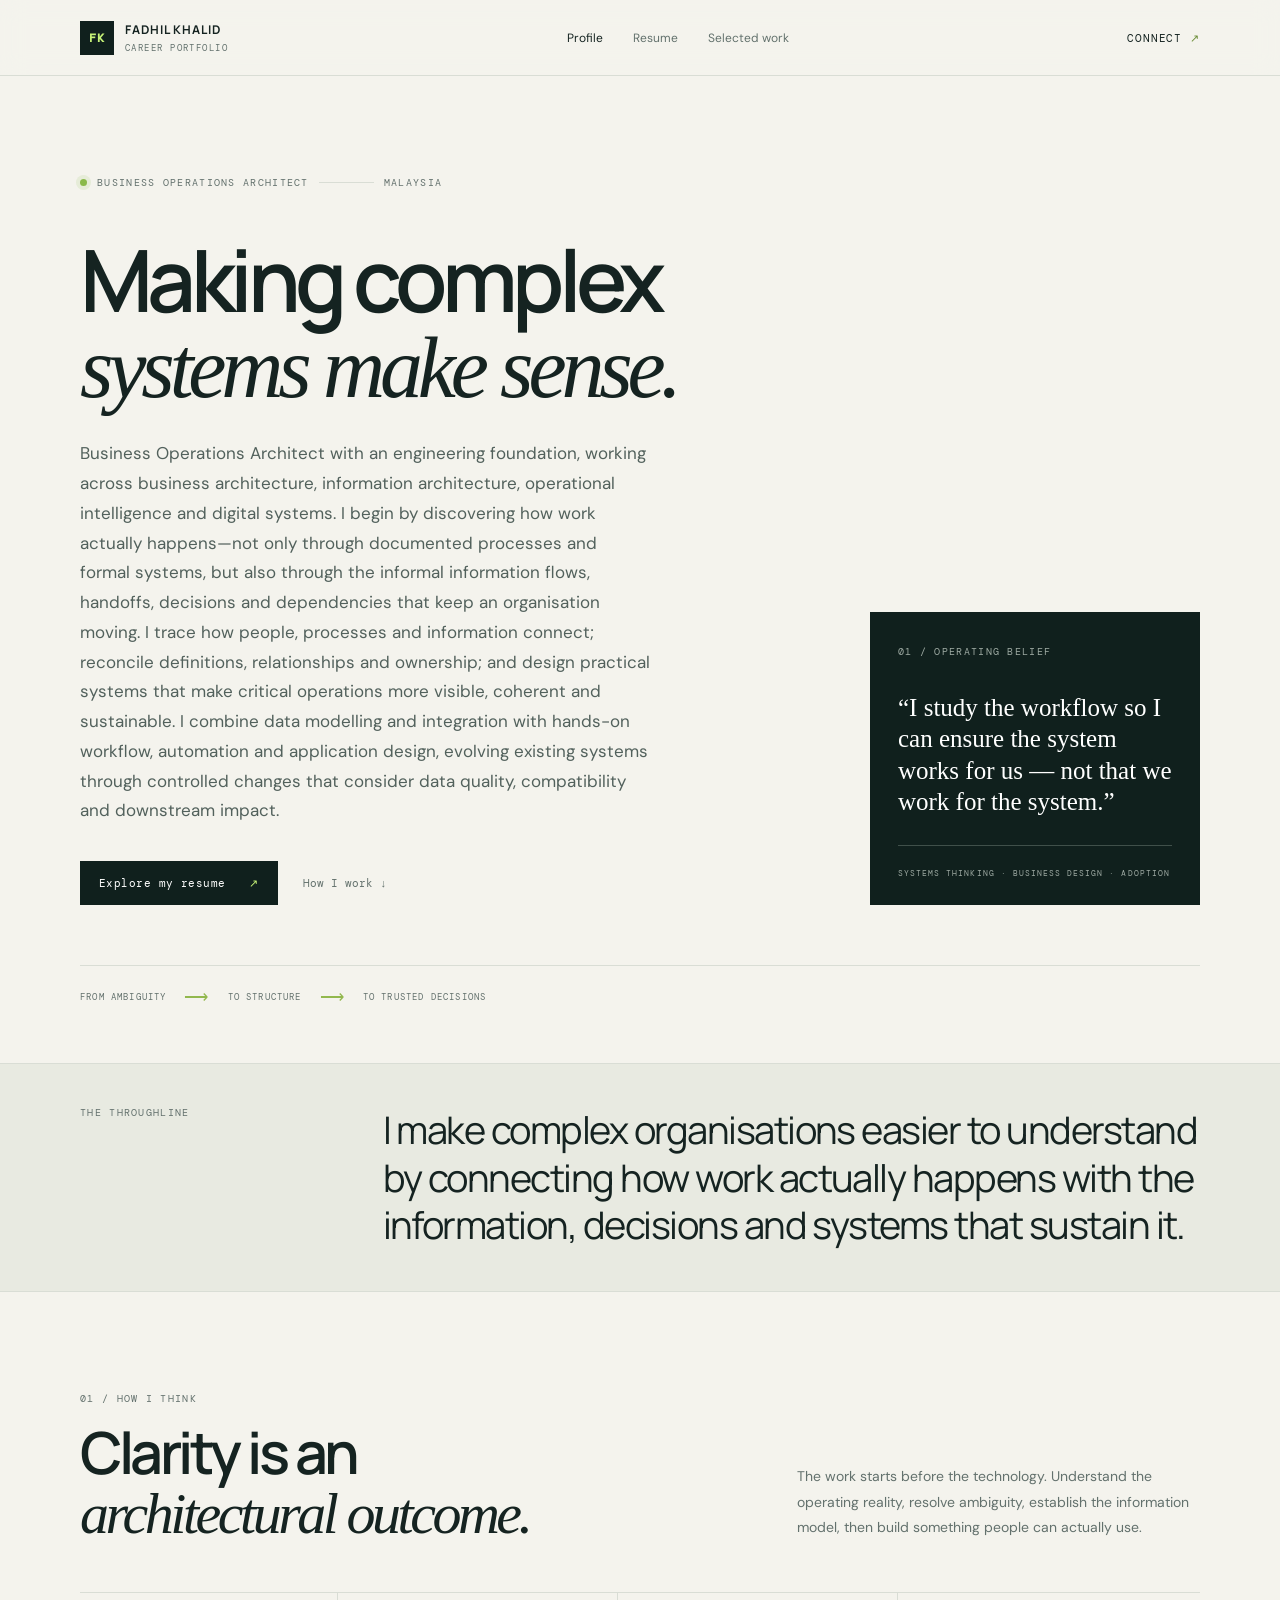
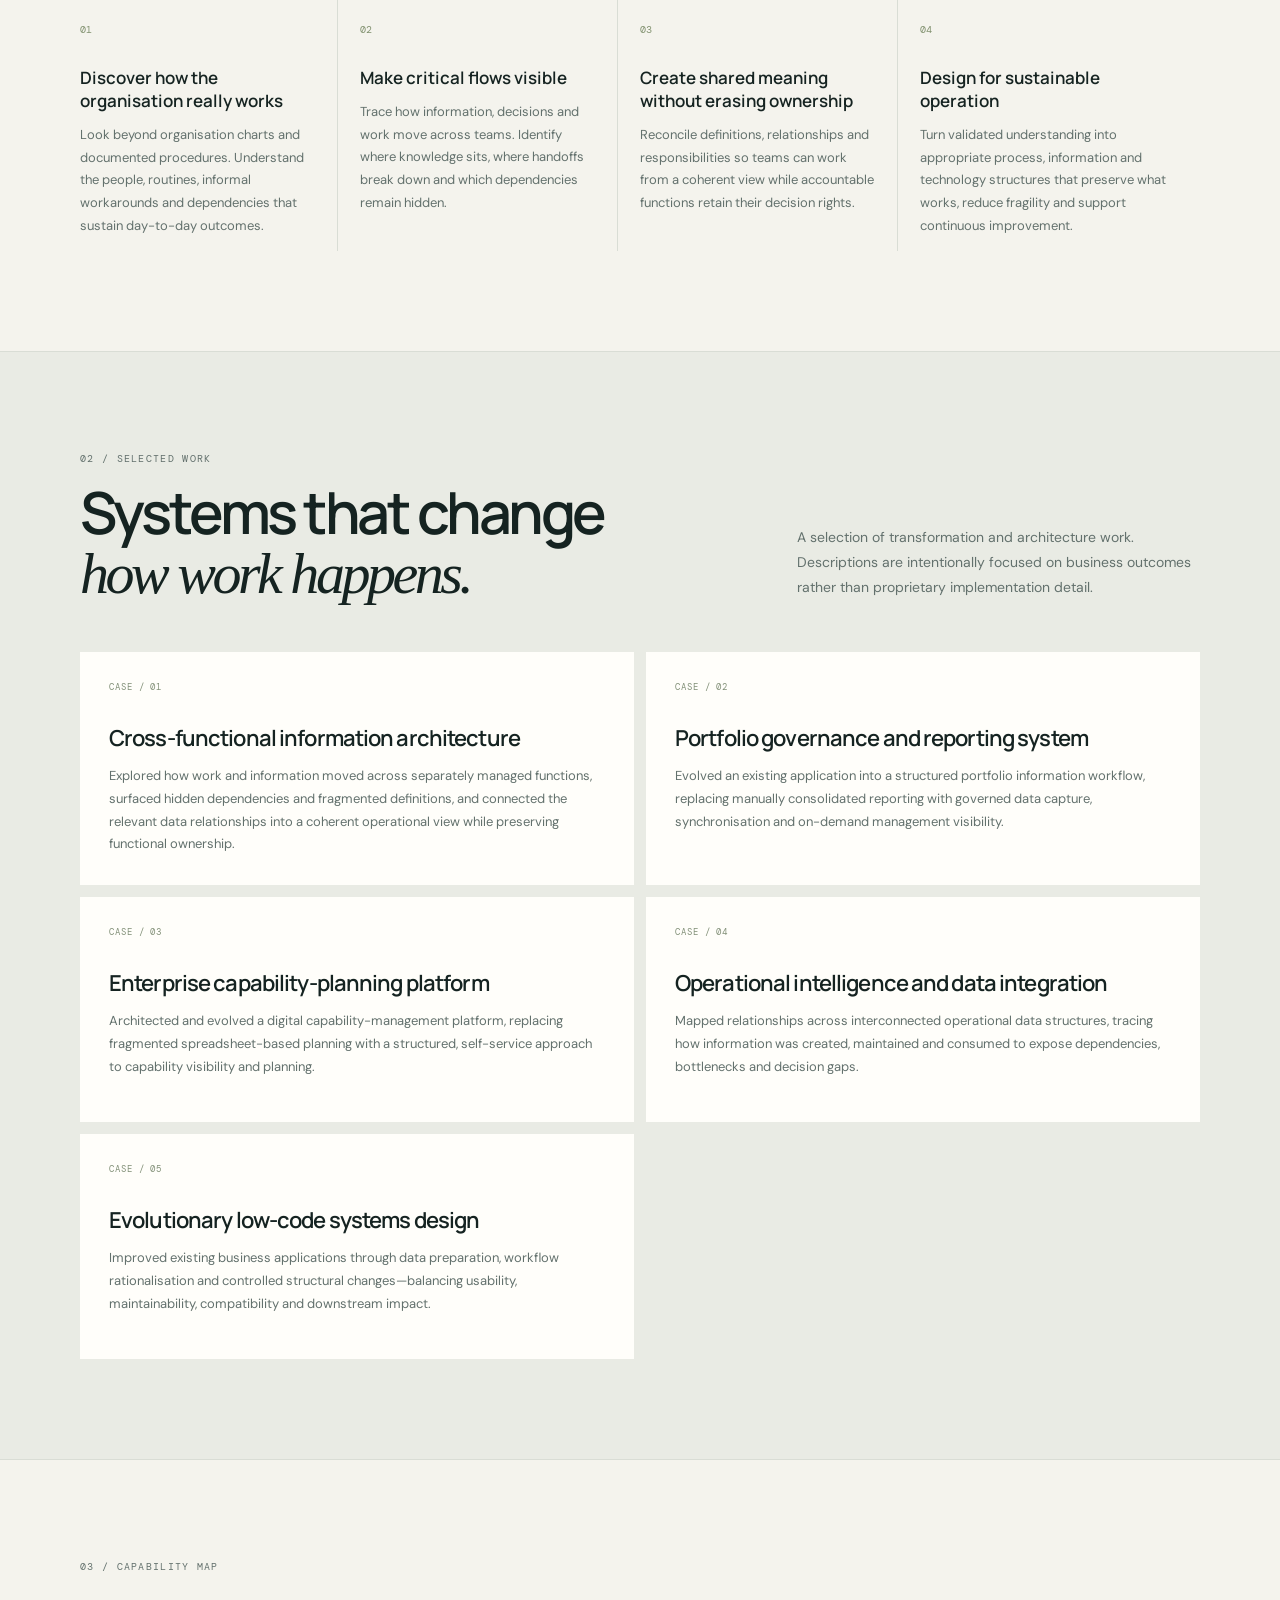
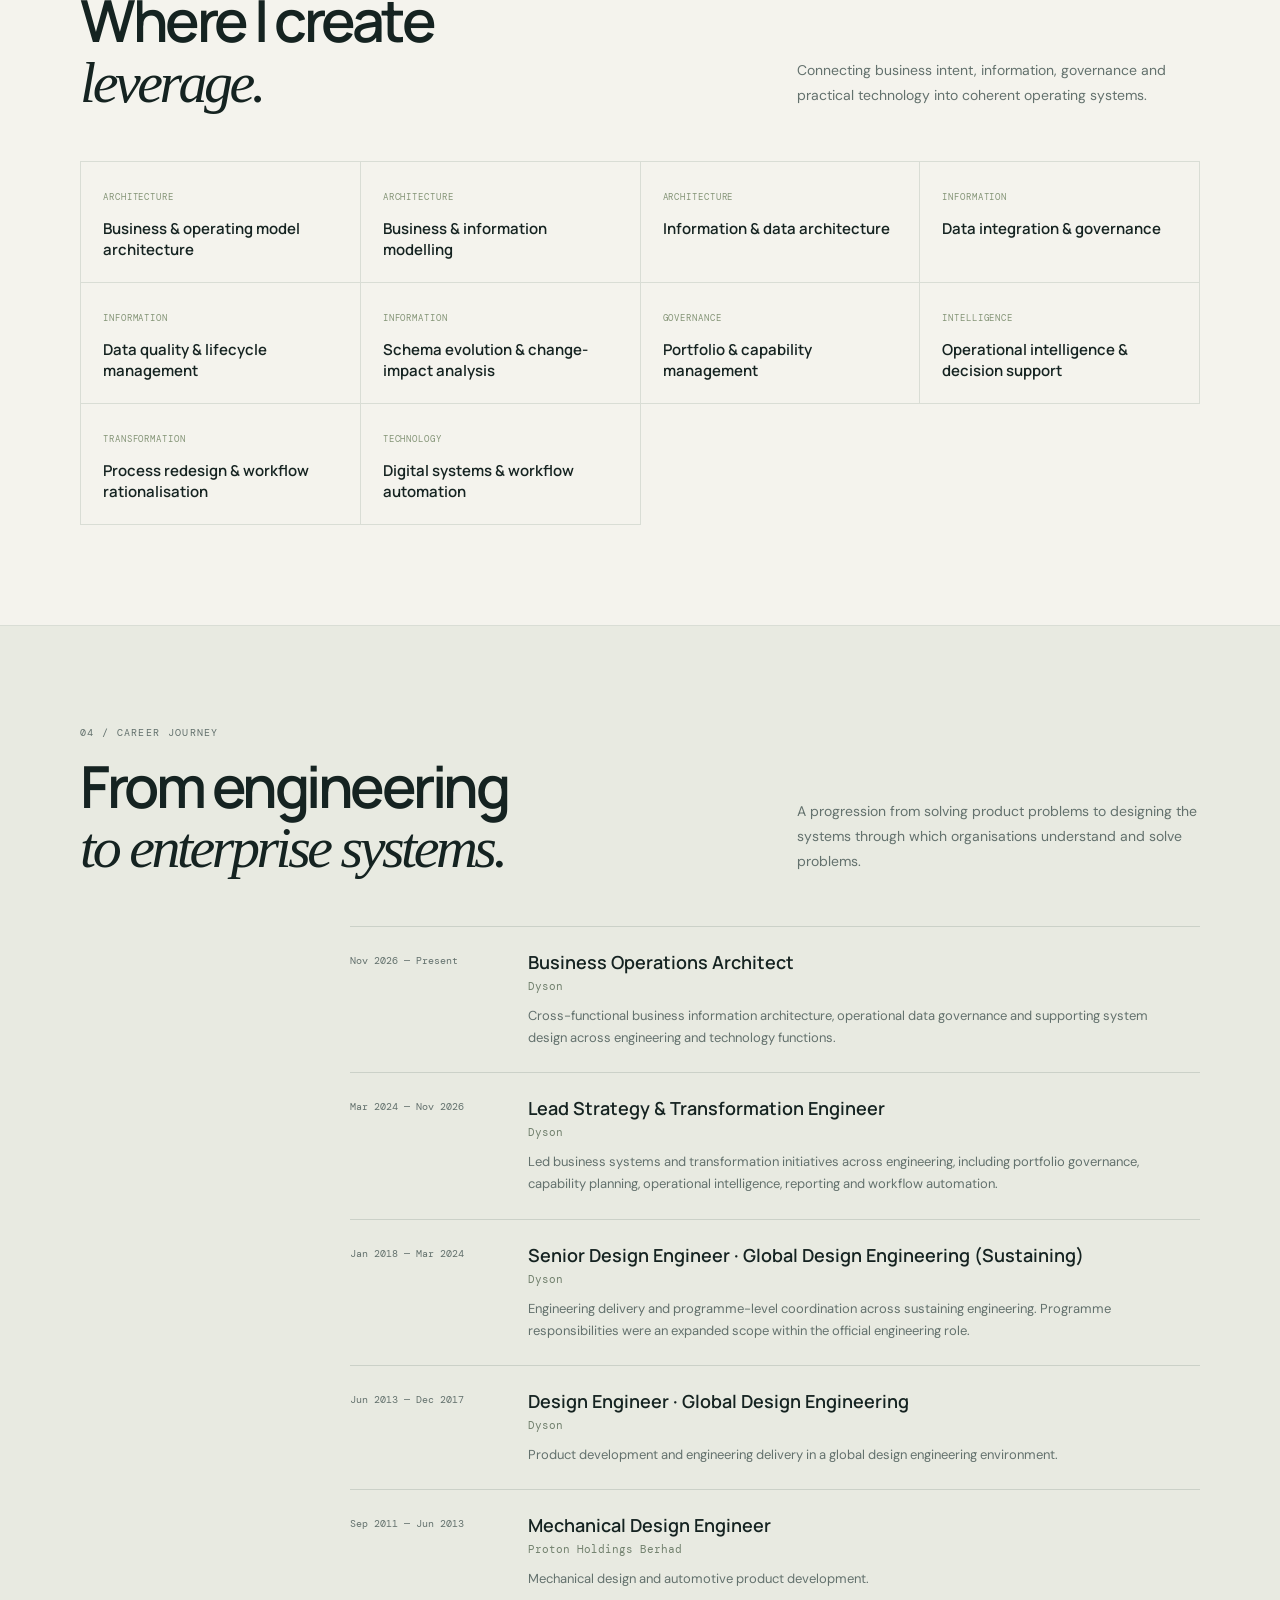
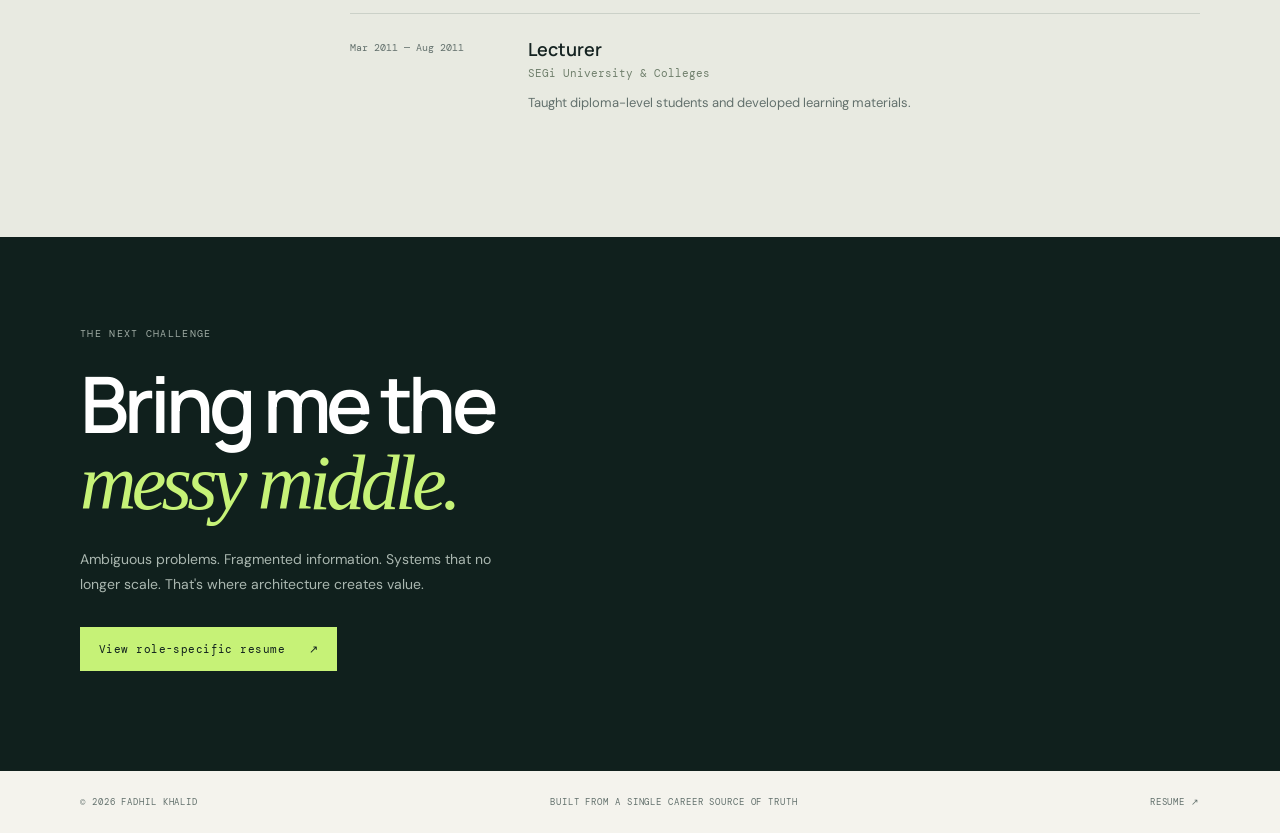
<file: index.html>
<!doctype html>
<html lang="en">
<head>
<meta charset="utf-8"><meta name="viewport" content="width=device-width,initial-scale=1">
<meta name="description" content="Fadhil Khalid — Business Operations Architect designing systems that turn organisational ambiguity into clarity, alignment and decisions people trust.">
<meta name="theme-color" content="#101b19">
<title>Fadhil Khalid — Systems for Clarity</title>
<link rel="preconnect" href="https://fonts.googleapis.com"><link rel="preconnect" href="https://fonts.gstatic.com" crossorigin>
<link href="https://fonts.googleapis.com/css2?family=DM+Mono:wght@400;500&family=DM+Sans:wght@400;500;600;700&family=Manrope:wght@400;500;600;700;800&display=swap" rel="stylesheet">
<link rel="stylesheet" href="assets/css/site.css">
<script defer src="assets/js/app.js"></script>
</head>
<body data-page="profile">
<header class="topbar"><a class="wordmark" href="index.html"><span class="mark">FK</span><span>FADHIL KHALID<span class="wordmark-sub">CAREER PORTFOLIO</span></span></a><nav><a class="active" href="index.html">Profile</a><a href="resume.html">Resume</a><a href="#work">Selected work</a></nav><a class="top-cta" href="https://github.com/fadhilkhalid" target="_blank" rel="noopener">Connect <span>↗</span></a></header>
<main>
<section class="hero wrap">
<div class="eyebrow"><span class="pulse"></span> BUSINESS OPERATIONS ARCHITECT <span class="eyebrow-line"></span> MALAYSIA</div>
<div class="hero-grid"><div><h1>Making complex<br><em>systems make sense.</em></h1><p class="hero-lede" id="hero-summary">Business and transformation architect working at the intersection of operating models, information architecture, governance and digital enablement.</p><div class="hero-actions"><a class="button button-dark" href="resume.html">Explore my resume <span>↗</span></a><a class="text-link" href="#approach">How I work <span>↓</span></a></div></div>
<aside class="hero-note"><span class="note-index">01 / OPERATING BELIEF</span><p>“I study the workflow so I can ensure the system works for us — not that we work for the system.”</p><div class="note-rule"></div><span class="note-caption">SYSTEMS THINKING · BUSINESS DESIGN · ADOPTION</span></aside></div>
<div class="hero-foot"><span>FROM AMBIGUITY</span><span class="arrow-rule">⟶</span><span>TO STRUCTURE</span><span class="arrow-rule">⟶</span><span>TO TRUSTED DECISIONS</span></div>
</section>
<section class="intro-band"><div class="wrap intro-grid"><div class="section-kicker">THE THROUGHLINE</div><p id="master-statement">I design systems that turn organisational ambiguity into clarity, alignment, and decisions people trust.</p></div></section>
<section class="wrap section" id="approach"><div class="section-heading"><div><div class="section-kicker">01 / HOW I THINK</div><h2>Clarity is an<br><em>architectural outcome.</em></h2></div><p class="section-intro">The work starts before the technology. Understand the operating reality, resolve ambiguity, establish the information model, then build something people can actually use.</p></div>
<div class="principles" id="principles"></div></section>
<section class="work-section" id="work"><div class="wrap section"><div class="section-heading"><div><div class="section-kicker">02 / SELECTED WORK</div><h2>Systems that change<br><em>how work happens.</em></h2></div><p class="section-intro">A selection of transformation and architecture work. Descriptions are intentionally focused on business outcomes rather than proprietary implementation detail.</p></div><div class="work-grid" id="work-grid"></div></div></section>
<section class="wrap section"><div class="section-heading"><div><div class="section-kicker">03 / CAPABILITY MAP</div><h2>Where I create<br><em>leverage.</em></h2></div><p class="section-intro">Connecting business intent, information, governance and practical technology into coherent operating systems.</p></div><div class="capability-grid" id="capabilities"></div></section>
<section class="timeline-section"><div class="wrap section"><div class="section-heading"><div><div class="section-kicker">04 / CAREER JOURNEY</div><h2>From engineering<br><em>to enterprise systems.</em></h2></div><p class="section-intro">A progression from solving product problems to designing the systems through which organisations understand and solve problems.</p></div><div class="timeline" id="timeline"></div></div></section>
<section class="closing"><div class="wrap closing-inner"><div class="section-kicker">THE NEXT CHALLENGE</div><h2>Bring me the<br><em>messy middle.</em></h2><p>Ambiguous problems. Fragmented information. Systems that no longer scale. That's where architecture creates value.</p><a class="button button-light" href="resume.html">View role-specific resume <span>↗</span></a></div></section>
</main>
<footer class="footer wrap"><span>© <span id="year"></span> FADHIL KHALID</span><span>BUILT FROM A SINGLE CAREER SOURCE OF TRUTH</span><a href="resume.html">RESUME ↗</a></footer>
</body></html>
</file>
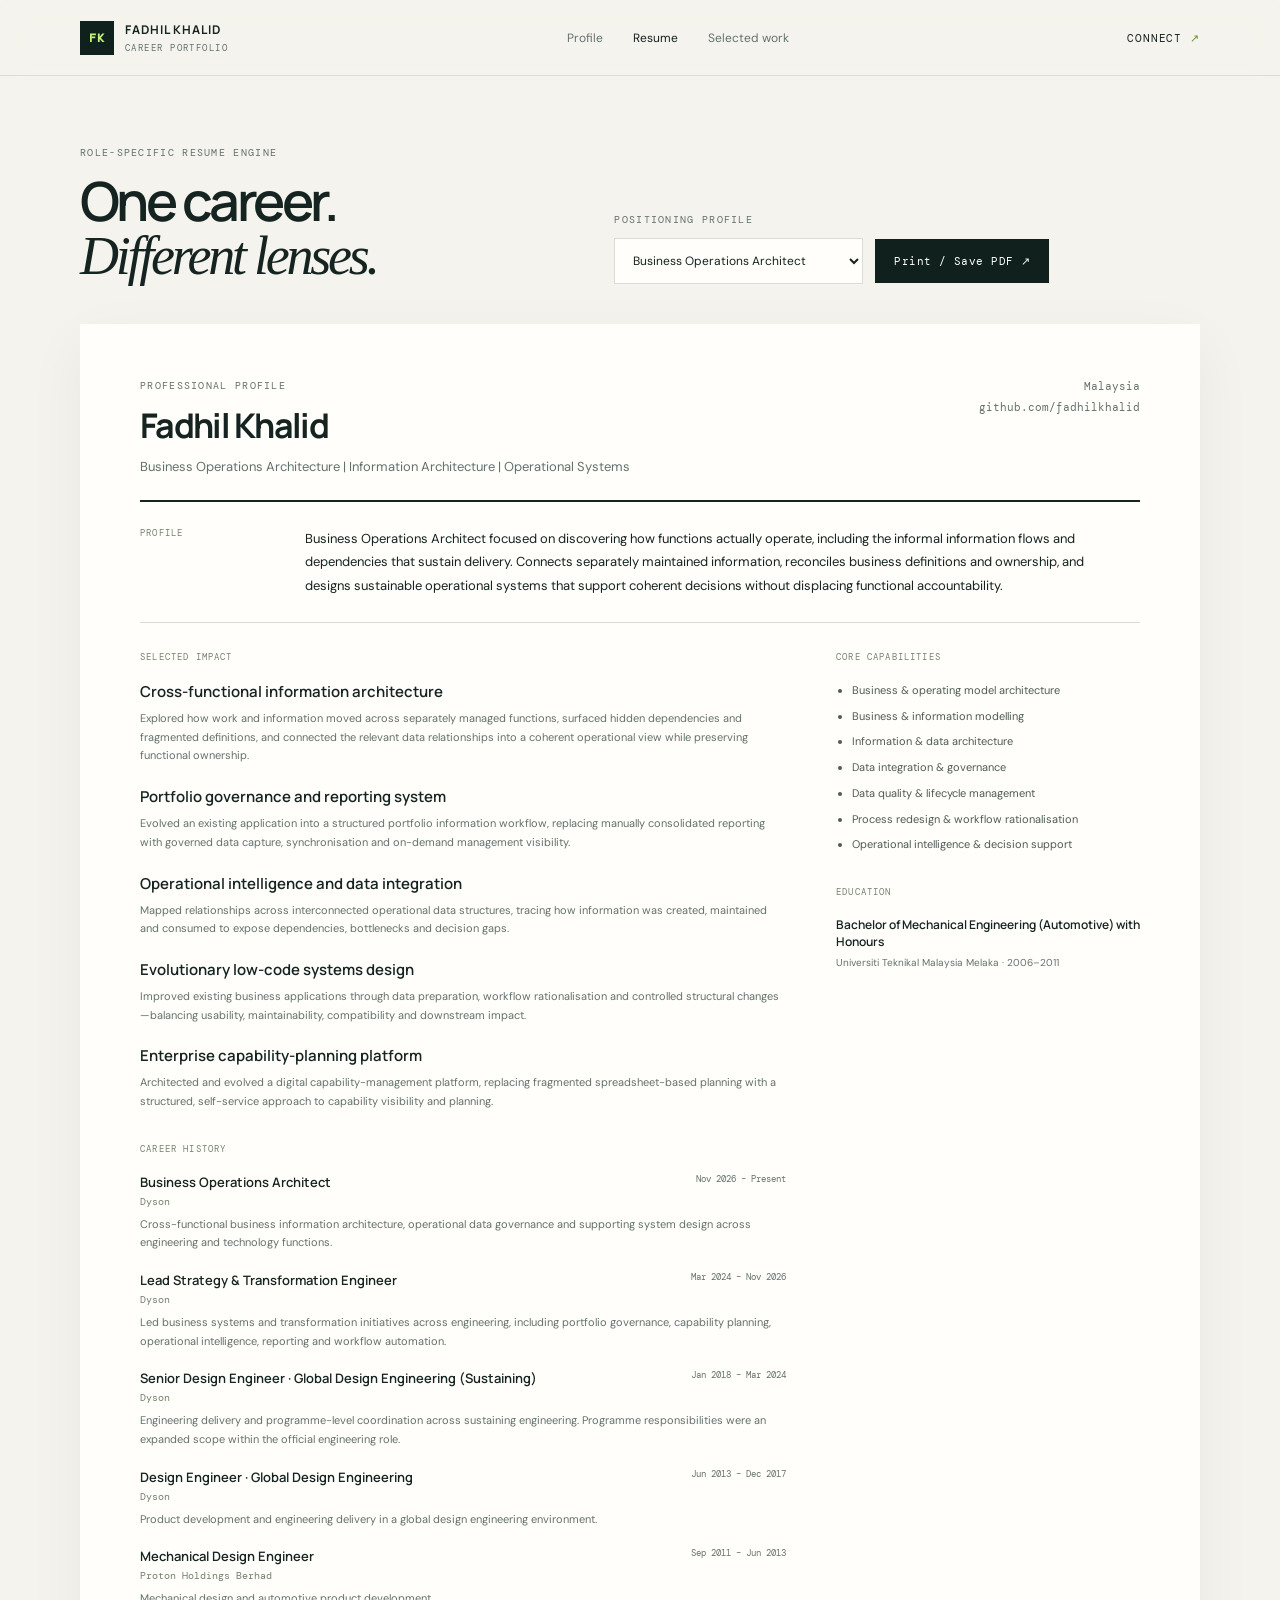
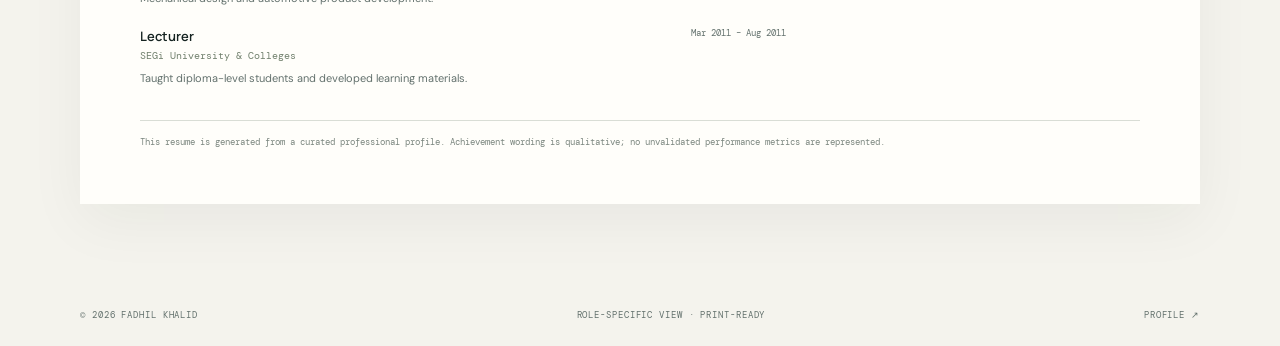
<file: resume.html>
<!doctype html>
<html lang="en"><head><meta charset="utf-8"><meta name="viewport" content="width=device-width,initial-scale=1"><meta name="description" content="Role-specific professional resume for Fadhil Khalid."><title>Resume — Fadhil Khalid</title><link rel="preconnect" href="https://fonts.googleapis.com"><link href="https://fonts.googleapis.com/css2?family=DM+Mono:wght@400;500&family=DM+Sans:wght@400;500;600;700&family=Manrope:wght@400;500;600;700;800&display=swap" rel="stylesheet"><link rel="stylesheet" href="assets/css/site.css"><script defer src="assets/js/app.js"></script></head>
<body data-page="resume"><header class="topbar"><a class="wordmark" href="index.html"><span class="mark">FK</span><span>FADHIL KHALID<span class="wordmark-sub">CAREER PORTFOLIO</span></span></a><nav><a href="index.html">Profile</a><a class="active" href="resume.html">Resume</a><a href="index.html#work">Selected work</a></nav><a class="top-cta" href="https://github.com/fadhilkhalid" target="_blank" rel="noopener">Connect <span>↗</span></a></header>
<main class="wrap resume-page"><div class="resume-toolbar"><div><div class="section-kicker">ROLE-SPECIFIC RESUME ENGINE</div><h1>One career.<br><em>Different lenses.</em></h1></div><div class="resume-controls"><label for="role-select">POSITIONING PROFILE</label><select id="role-select" aria-label="Select resume positioning"></select><button class="button button-dark" id="print-btn">Print / Save PDF ↗</button></div></div>
<div class="resume-sheet" id="resume-sheet"><div class="resume-head"><div><div class="section-kicker">PROFESSIONAL PROFILE</div><h2>Fadhil Khalid</h2><p id="resume-headline"></p></div><div class="resume-contact"><span>Malaysia</span><span id="resume-links"></span></div></div><div class="resume-summary"><div class="resume-label">PROFILE</div><p id="resume-summary"></p></div>
<div class="resume-columns"><div class="resume-maincol"><section class="resume-section"><div class="resume-label">SELECTED IMPACT</div><div id="resume-achievements"></div></section><section class="resume-section"><div class="resume-label">CAREER HISTORY</div><div id="resume-timeline"></div></section></div><aside class="resume-sidecol"><section class="resume-section"><div class="resume-label">CORE CAPABILITIES</div><ul id="resume-capabilities"></ul></section><section class="resume-section"><div class="resume-label">EDUCATION</div><div id="resume-education"></div></section></aside></div><div class="resume-footnote">This resume is generated from a curated professional profile. Achievement wording is qualitative; no unvalidated performance metrics are represented.</div></div></main>
<footer class="footer wrap"><span>© <span id="year"></span> FADHIL KHALID</span><span>ROLE-SPECIFIC VIEW · PRINT-READY</span><a href="index.html">PROFILE ↗</a></footer></body></html>
</file>
<file: assets/css/site.css>
:root{--ink:#152321;--muted:#63716d;--paper:#f4f3ed;--white:#fffefa;--line:#d9ddd5;--green:#c6f277;--deep:#10201d;--serif:Georgia,'Times New Roman',serif;--sans:'DM Sans',sans-serif;--display:Manrope,sans-serif;--mono:'DM Mono',monospace}*{box-sizing:border-box}html{scroll-behavior:smooth}body{margin:0;background:var(--paper);color:var(--ink);font-family:var(--sans);-webkit-font-smoothing:antialiased}a{color:inherit;text-decoration:none}.wrap{width:min(1120px,calc(100% - 48px));margin:auto}.topbar{height:76px;display:flex;align-items:center;justify-content:space-between;padding:0 max(24px,calc((100vw - 1120px)/2));border-bottom:1px solid var(--line);background:rgba(244,243,237,.92);position:sticky;top:0;z-index:10;backdrop-filter:blur(12px)}.wordmark{display:flex;align-items:center;gap:11px;font:700 12px var(--display);letter-spacing:.08em}.mark{width:34px;height:34px;background:var(--deep);color:var(--green);display:grid;place-items:center;font:600 12px var(--mono)}.wordmark-sub{display:block;color:var(--muted);font:9px var(--mono);letter-spacing:.16em;margin-top:4px}.topbar nav{display:flex;gap:30px;font-size:12px;color:var(--muted)}.topbar nav a.active,.topbar nav a:hover{color:var(--ink)}.top-cta{font:11px var(--mono);text-transform:uppercase;letter-spacing:.08em}.top-cta span{color:#6b8c37}.hero{padding-top:100px;padding-bottom:35px}.eyebrow,.section-kicker,.note-index,.note-caption,.hero-foot,.resume-controls label,.resume-label{font:10px var(--mono);letter-spacing:.13em;color:var(--muted)}.eyebrow{display:flex;align-items:center;gap:10px}.pulse{width:7px;height:7px;border-radius:50%;background:#8ab94a;box-shadow:0 0 0 4px #8ab94a22}.eyebrow-line{height:1px;width:55px;background:var(--line)}.hero-grid{display:grid;grid-template-columns:1.35fr .65fr;gap:9%;align-items:end;padding:48px 0 60px}h1,h2,h3,p{margin-top:0}.hero h1,.resume-toolbar h1{font:600 clamp(48px,7vw,86px)/.99 var(--display);letter-spacing:-.065em;margin:0 0 28px}.hero h1 em,.section-heading h2 em,.closing h2 em,.resume-toolbar h1 em{font-family:var(--serif);font-weight:400;letter-spacing:-.06em}.hero-lede{max-width:570px;font-size:17px;line-height:1.75;color:#52615c}.hero-actions{display:flex;align-items:center;gap:25px;margin-top:35px}.button{display:inline-flex;align-items:center;justify-content:center;gap:24px;padding:15px 19px;border:0;font:11px var(--mono);letter-spacing:.04em;cursor:pointer}.button-dark{background:var(--deep);color:white}.button-dark span{color:var(--green)}.button-light{background:var(--green);color:var(--deep)}.text-link{font:11px var(--mono);color:var(--muted)}.hero-note{background:var(--deep);color:white;padding:27px 28px 24px;max-width:330px;justify-self:end}.hero-note .note-index,.hero-note .note-caption{color:#9eaaa3}.hero-note p{font:25px/1.25 var(--serif);margin:32px 0 28px}.note-rule{height:1px;background:#40504a;margin-bottom:14px}.note-caption{font-size:8px}.hero-foot{display:flex;gap:18px;align-items:center;padding:20px 0;border-top:1px solid var(--line);font-size:9px}.arrow-rule{color:#92b84e;font-size:17px}.intro-band{background:#e8eae1;border-top:1px solid var(--line);border-bottom:1px solid var(--line)}.intro-grid{display:grid;grid-template-columns:1fr 3fr;gap:30px;align-items:start;padding:42px 0}.intro-grid p{font:clamp(24px,3vw,38px)/1.25 var(--display);letter-spacing:-.04em;max-width:850px;margin:0}.section{padding-top:100px;padding-bottom:100px}.section-heading{display:grid;grid-template-columns:1.2fr .8fr;gap:10%;align-items:end;margin-bottom:48px}.section-heading h2{font:600 clamp(36px,5vw,58px)/1.03 var(--display);letter-spacing:-.06em;margin:17px 0 0}.section-intro{color:var(--muted);font-size:14px;line-height:1.8;max-width:400px;margin:0 0 4px}.principles{display:grid;grid-template-columns:repeat(4,1fr);border-top:1px solid var(--line)}.principle{padding:24px 22px 0 0;border-right:1px solid var(--line);margin-right:22px}.principle:last-child{border:0;margin:0}.principle-num{font:10px var(--mono);color:#81916f}.principle h3{font:600 17px var(--display);margin:28px 0 12px}.principle p{font-size:13px;line-height:1.75;color:var(--muted)}.work-section{background:#e9ebe4;border-top:1px solid var(--line);border-bottom:1px solid var(--line)}.work-grid{display:grid;grid-template-columns:repeat(2,1fr);gap:12px}.work-card{background:var(--white);padding:29px;min-height:225px;display:flex;flex-direction:column}.work-top{display:flex;justify-content:space-between;font:9px var(--mono);letter-spacing:.1em;color:#829078}.work-card h3{font:600 22px var(--display);letter-spacing:-.04em;margin:30px 0 12px}.work-card p{font-size:13px;line-height:1.75;color:var(--muted);margin:0}.capability-grid{display:grid;grid-template-columns:repeat(4,1fr);border-top:1px solid var(--line);border-left:1px solid var(--line)}.capability{padding:22px;border-right:1px solid var(--line);border-bottom:1px solid var(--line);min-height:100px}.capability small{font:9px var(--mono);color:#849477;text-transform:uppercase;letter-spacing:.1em}.capability p{font:600 15px/1.4 var(--display);margin:13px 0 0}.timeline-section{background:#e8eae1;border-top:1px solid var(--line)}.timeline{max-width:850px;margin-left:auto}.timeline-item{display:grid;grid-template-columns:150px 1fr;gap:28px;padding:23px 0;border-top:1px solid #cbd1c8}.timeline-date{font:10px var(--mono);color:var(--muted);padding-top:4px}.timeline-item h3{font:600 18px var(--display);margin:0 0 5px}.timeline-item .employer{font:11px var(--mono);color:#71806d}.timeline-item p{font-size:13px;line-height:1.7;color:var(--muted);margin:12px 0 0;max-width:650px}.closing{background:var(--deep);color:white}.closing-inner{padding:90px 0 100px}.closing .section-kicker{color:#9eaaa3}.closing h2{font:600 clamp(48px,7vw,78px)/.98 var(--display);letter-spacing:-.06em;margin:25px 0}.closing h2 em{color:var(--green)}.closing p{color:#aab7b0;max-width:430px;line-height:1.8;font-size:14px;margin-bottom:30px}.footer{display:flex;justify-content:space-between;padding:25px 0;font:9px var(--mono);letter-spacing:.1em;color:var(--muted)}.resume-page{padding-top:70px;padding-bottom:80px}.resume-toolbar{display:flex;justify-content:space-between;align-items:end;margin-bottom:40px}.resume-toolbar h1{font-size:54px;margin:15px 0 0}.resume-controls{display:flex;align-items:center;gap:12px;flex-wrap:wrap}.resume-controls label{width:100%}.resume-controls select{padding:13px 36px 13px 14px;border:1px solid var(--line);background:var(--white);font:12px var(--sans);min-width:220px;color:var(--ink)}.resume-sheet{background:var(--white);padding:55px 60px;box-shadow:0 18px 55px #18231b0d}.resume-head{display:flex;justify-content:space-between;gap:20px;border-bottom:2px solid var(--ink);padding-bottom:25px}.resume-head h2{font:700 34px var(--display);letter-spacing:-.05em;margin:10px 0}.resume-head p{font-size:13px;color:var(--muted);margin:0}.resume-contact{display:flex;flex-direction:column;gap:7px;text-align:right;font:11px var(--mono);color:var(--muted)}.resume-summary{display:grid;grid-template-columns:140px 1fr;gap:25px;padding:25px 0;border-bottom:1px solid var(--line)}.resume-label{font-size:9px;color:#76836f}.resume-summary p{font-size:13px;line-height:1.8;margin:0;max-width:780px}.resume-columns{display:grid;grid-template-columns:1.7fr .8fr;gap:50px;padding-top:28px}.resume-section{margin-bottom:32px}.resume-label{margin-bottom:18px}.resume-achievement{margin-bottom:21px}.resume-achievement h3{font:600 15px var(--display);margin:0 0 7px}.resume-achievement p,.resume-role p{font-size:11px;line-height:1.7;color:var(--muted);margin:0}.resume-role{margin-bottom:19px}.resume-role-head{display:flex;justify-content:space-between;gap:15px}.resume-role h3{font:600 13px var(--display);margin:0 0 4px}.resume-role .org{font:10px var(--mono);color:#71806d;margin-bottom:7px}.resume-role .dates{font:9px var(--mono);white-space:nowrap;color:var(--muted)}.resume-sidecol ul{padding-left:16px;margin:0}.resume-sidecol li{font-size:11px;line-height:1.7;margin-bottom:7px;color:#4e5b55}.resume-education h3{font:600 12px var(--display);margin:0 0 5px}.resume-education p{font-size:10px;color:var(--muted);line-height:1.6}.resume-footnote{border-top:1px solid var(--line);padding-top:14px;font:9px/1.6 var(--mono);color:#7b867f}.empty-note{font-size:12px;color:var(--muted)}@media(max-width:760px){.wrap{width:calc(100% - 36px)}.topbar{height:64px;padding:0 18px}.topbar nav{gap:14px;font-size:11px}.top-cta{display:none}.hero{padding-top:65px}.hero-grid{grid-template-columns:1fr;gap:35px;padding:35px 0}.hero-note{justify-self:start;max-width:100%}.hero h1{font-size:55px}.hero-foot{gap:9px;font-size:7px;flex-wrap:wrap}.intro-grid,.section-heading{grid-template-columns:1fr;gap:20px}.section{padding:70px 0}.principles{grid-template-columns:repeat(2,1fr);row-gap:28px}.principle:nth-child(2){border-right:0}.work-grid{grid-template-columns:1fr}.capability-grid{grid-template-columns:repeat(2,1fr)}.timeline{margin:0}.timeline-item{grid-template-columns:95px 1fr;gap:15px}.closing-inner{padding:70px 0}.footer{gap:12px;flex-wrap:wrap;font-size:8px}.resume-page{padding-top:45px}.resume-toolbar{display:block}.resume-toolbar h1{font-size:45px;margin-bottom:28px}.resume-controls{display:grid;grid-template-columns:1fr}.resume-controls label{grid-column:1}.resume-controls select,.resume-controls button{width:100%}.resume-sheet{padding:27px 22px}.resume-head{display:block}.resume-contact{text-align:left;margin-top:16px}.resume-summary{grid-template-columns:1fr;gap:12px}.resume-columns{grid-template-columns:1fr;gap:15px}.resume-role-head{display:block}.resume-role .dates{display:block;margin-bottom:7px}}@media print{body{background:white}.topbar,.resume-toolbar,.footer{display:none!important}.wrap{width:100%;max-width:none}.resume-page{padding:0}.resume-sheet{box-shadow:none;padding:0}.resume-head h2{font-size:28px}.resume-columns{gap:30px}.resume-achievement,.resume-role{break-inside:avoid}@page{size:A4;margin:14mm}}
</file>
